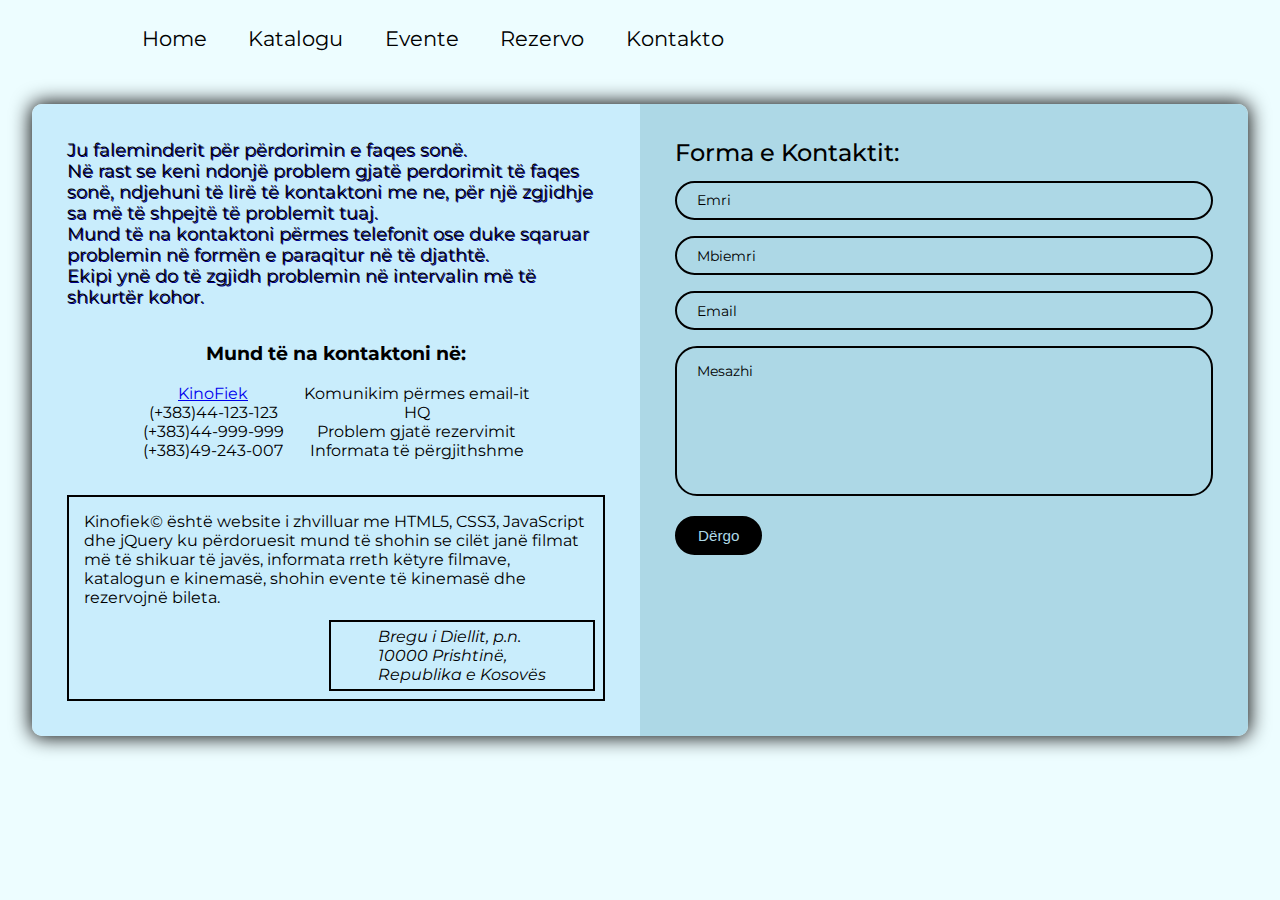
<file: movie2/kontakti.html>
<!DOCTYPE html>
<html lang="en">
  <head>
    <meta charset="UTF-8" />
    <link rel="stylesheet" href="./styles/kontakti.css" />
    <link
      href="https://fonts.googleapis.com/css2?family=Montserrat&display=swap"
      rel="stylesheet"
    />
    <meta name="viewport" content="width=device-width, initial-scale=1.0" />
    <title>Kontakti</title>
  </head>
  <body>
    <nav>
      <ul class="navBar">
        <li><a href="./index.html">Home</a></li>
        <li><a href="./katalogu.html">Katalogu</a></li>
        <li><a href="./events.html">Evente</a></li>
        <li><a href="./Rezervo.html">Rezervo</a></li>
        <li><a href="#">Kontakto</a></li>
      </ul>
    </nav>
    <div class="container">
      <div class="form">
        <div class="contact-info">
          <div class="info-container">
            <div class="palidhje">
              <article>
                <p>
                  Ju faleminderit për përdorimin e faqes sonë. <br />
                  Në rast se keni ndonjë problem gjatë perdorimit të faqes sonë,
                  ndjehuni të lirë të kontaktoni me ne, për një zgjidhje sa më
                  të shpejtë të problemit tuaj.
                  <br />
                  Mund të na kontaktoni përmes telefonit ose duke sqaruar
                  problemin në formën e paraqitur në të djathtë. <br />
                  Ekipi ynë do të zgjidh problemin në intervalin më të shkurtër
                  kohor.
                </p>
              </article>
            </div>

            <div class="numrat">
              <h3>Mund të na kontaktoni në:</h3>
              <br />

              <div class="tedhenat">
                <a href="mailto:kinofiek@gmail.com">KinoFiek</a>
                <p>Komunikim përmes email-it</p>
                <p>(+383)44-123-123</p>
                <p>HQ</p>
                <p>(+383)44-999-999</p>
                <p>Problem gjatë rezervimit</p>
                <p>(+383)49-243-007</p>
                <p>Informata të përgjithshme</p>
              </div>
            </div>

            <div class="teksti">
              <div class="pershkrimi">
              <article>
                <p>
                  
                  Kinofiek&copy; është website i zhvilluar me HTML5, CSS3,
                  JavaScript dhe jQuery ku përdoruesit mund të shohin se cilët
                  janë filmat më të shikuar të javës, informata rreth
                  k&#235;tyre filmave, katalogun e kinemas&#x000EB;, shohin
                  evente t&euml; kinemasë dhe rezervojnë bileta.
                </p>
                </article>
              </div>

              <div class="lokacioni">
                <address>
                  <p>
                    Bregu i Diellit, p.n.<br />
                    10000 Prishtinë, <br />
                    Republika e Kosovës
                  </p>
                </address>
              </div>
            </div>
          </div>
        </div>
        <div class="contact-form">
          <form >
            <h3 class="titull">Forma e Kontaktit:</h3>
            <div class="input-container">
              <input type="text" name="emri" class="input" autocomplete="off" required/>
              <label for="">Emri</label>
              <span>Emri</span>
            </div>
            <div class="input-container">
              <input  type="text" name="mbiemri" class="input" required />
              
              <label for="">Mbiemri</label>
              <span>Mbiemri</span>
            </div>
            <div class="input-container">
              <input type="email" name="email" class="input" required />
              <keygen name="artin">
                
              <label for="">Email</label>
              <span>Email</span>
            </div>
            <div class="input-container textarea">
              <textarea name="message" class="input" required></textarea>
              <label for="">Mesazhi</label>
              <span>Mesazhi</span>
            </div>
            <input id="dergoBtn" type="submit" value="Dërgo" class="btn" />
          </form>
          <output> </output>
      
        </div>
      </div>
    </div>
    <script src="https://ajax.googleapis.com/ajax/libs/jquery/3.5.1/jquery.min.js"></script>
    <script src="./scripts/kontakti.js"></script>
    <script>
      $('#dergoBtn').click(() => {
        if (
          $('input[type=text][name=emri').val() == '' ||
          $('input[type=text][name=mbiemri').val() == '' 
         
          ) { event.preventDefault();
        } else {
          alert(
            'Rrofsh sa malet o ' +
              $('input[type=text][name=emri').val() +
              " "+
              $('input[type=text][name=mbiemri').val()
          );
        }
      });
    </script>
  </body>
</html>
</file>
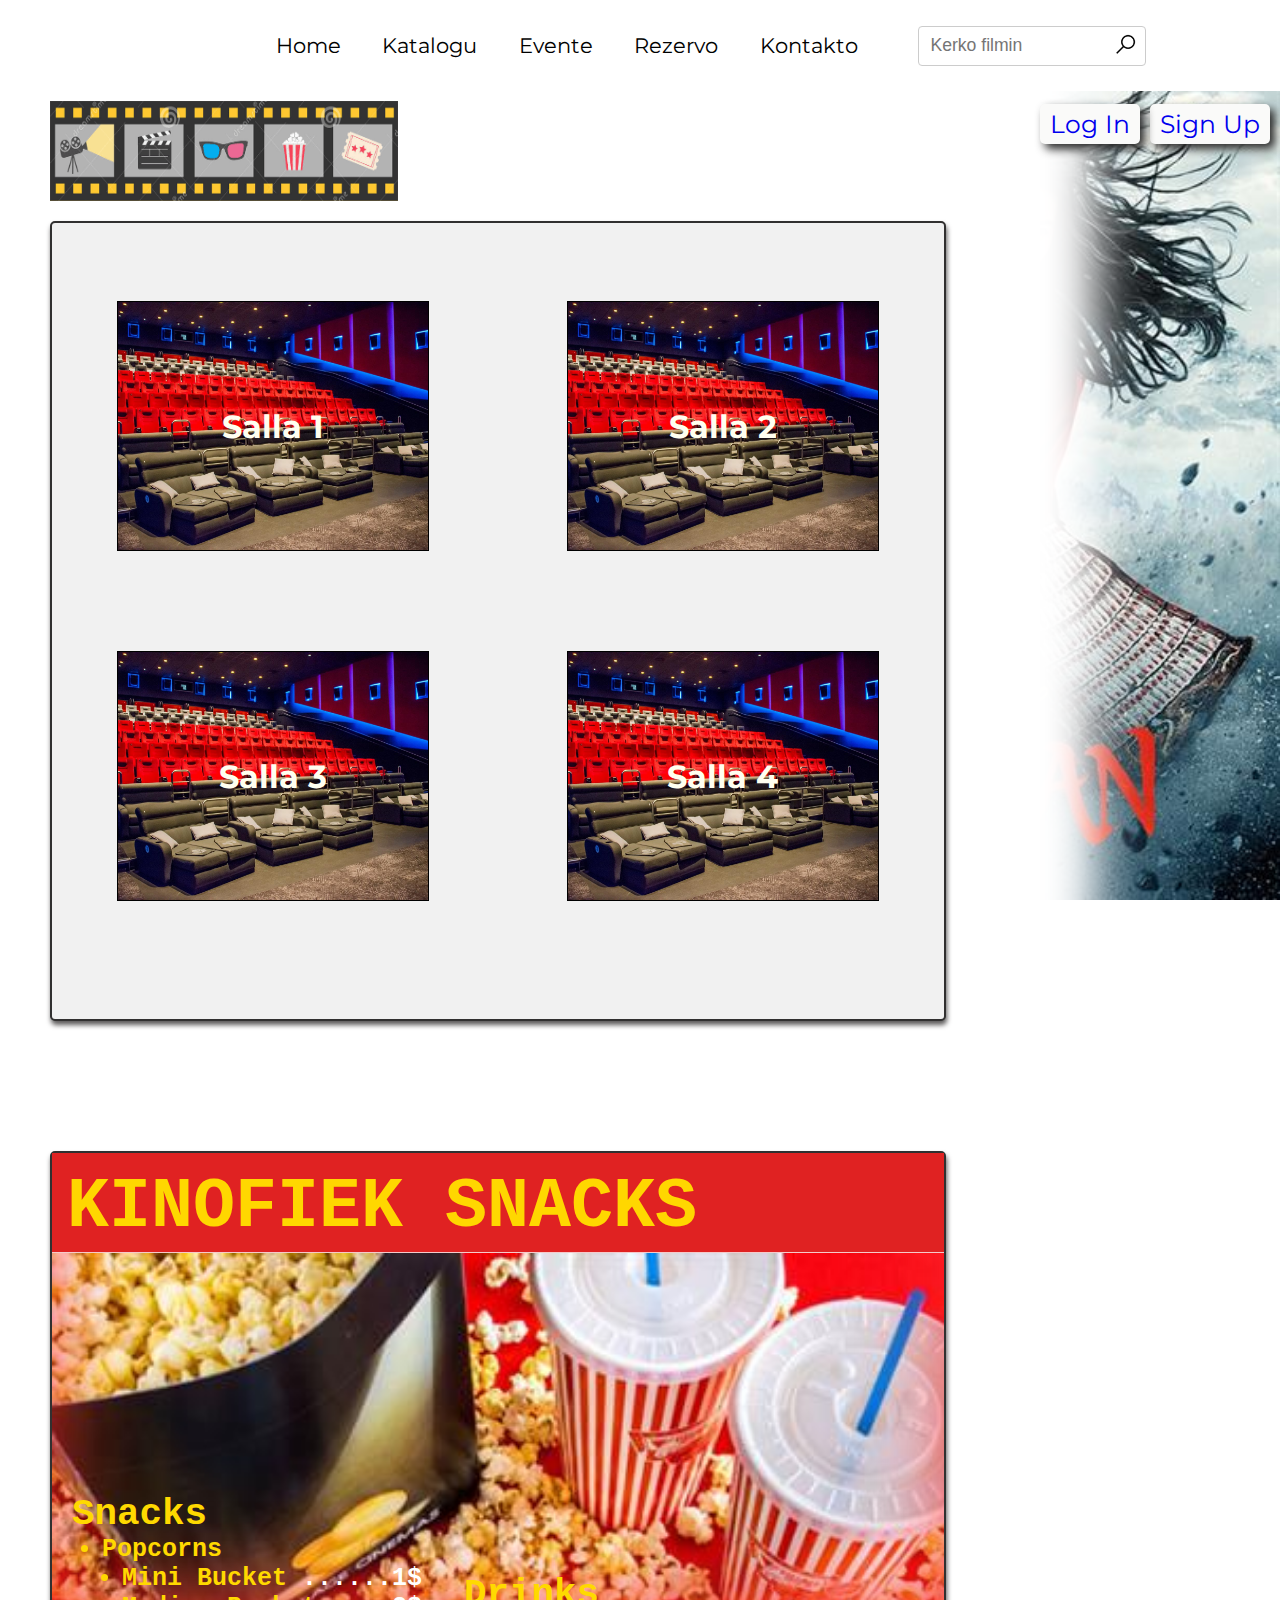
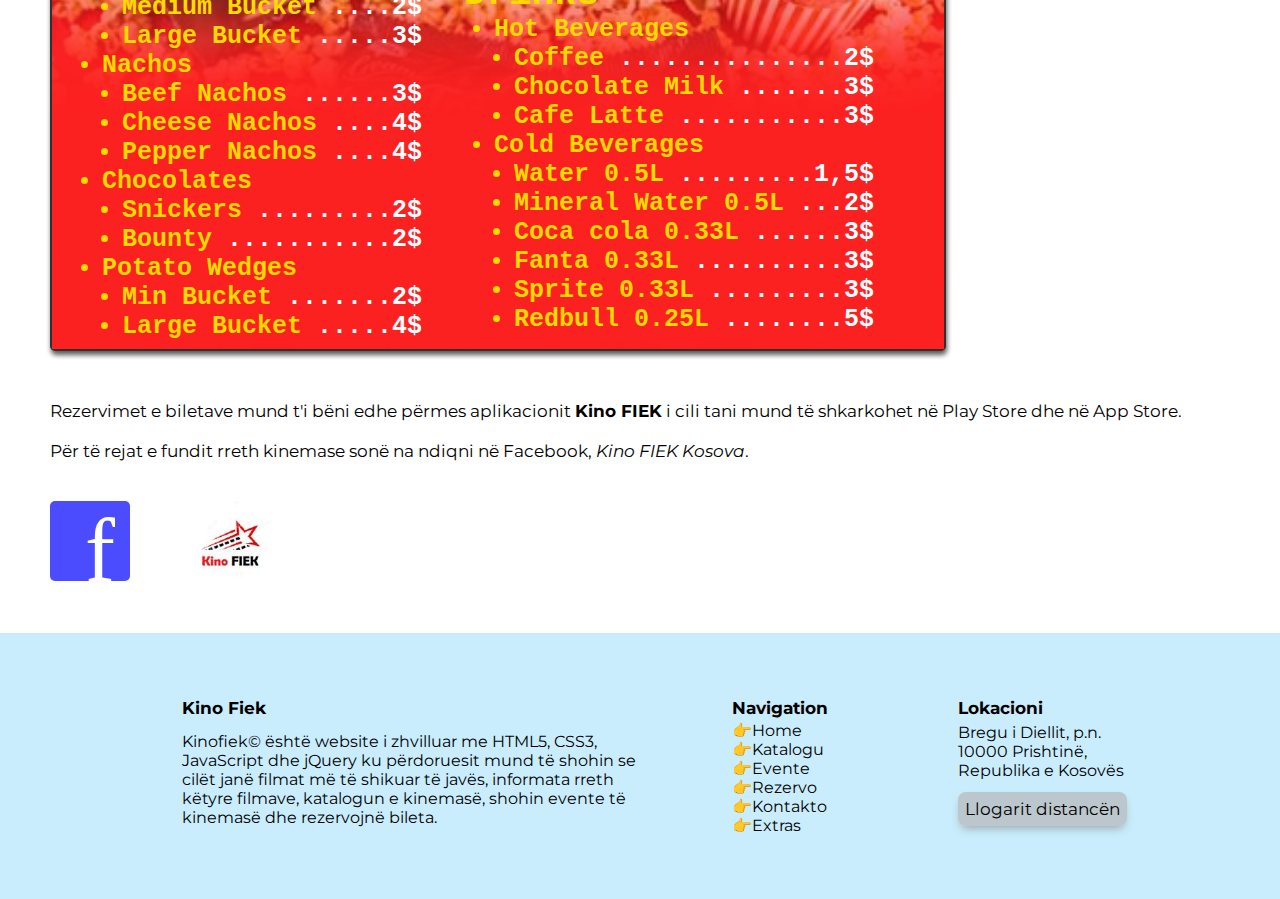
<file: movie2/Rezervo.html>
<!DOCTYPE html>
<html lang="en">
  <head>
    <link
      href="https://fonts.googleapis.com/css2?family=Montserrat&display=swap"
      rel="stylesheet"
    />

    <link rel="stylesheet" href="./styles/rezervo.css" />
    <meta charset="UTF-8" />
    <meta
      name="description"
      content="Online cinema catalog and ticket ordering website"
    />
    <title>Kino FIEK</title>
    <style>
      body {
        /* background image*/

        background-image: url('./images/movies/p_mulan2020_20204_b005decc.jpg');
        background-repeat: no-repeat;
        background-attachment: fixed;
        background-position: right;
        height: 100%;
        box-shadow: inset 1100px 50px 50px #fff;
        background-size: contain;
      }
    </style>

    <nav>
      <ul class="navBar">
        <li><a href="./index.html">Home</a></li>
        <li><a href="./katalogu.html">Katalogu</a></li>
        <li><a href="./events.html">Evente</a></li>
        <li><a href="./rezervo.html">Rezervo</a></li>
        <li><a href="./kontakti.html">Kontakto</a></li>
      </ul>
      <div class="searchIcon">
        <input
          class="searchBar"
          type="text"
          name="Kerko"
          placeholder="Kerko filmin"
        />
      </div>
    </nav>
  </head>

  <body>
    <div class="LoginNav">
      <a href="#" class="button" id="sign-button">Sign Up</a>
      <a href="#" class="button" id="log-button">Log In</a>
    </div>

    <!-- cinema ribbon dragable -->
    <div style="width: 80%; float: left; height: 200px">
      <div id="div1" ondrop="drop(event)" ondragover="allowDrop(event)">
        <img
          src="./images/ribbon.png"
          alt="cinema ribbon image"
          style="width: 85%; height: 100px; margin-left: 50px"
          draggable="true"
          ondragstart="drag(event)"
          id="drag1"
        />
      </div>
      <div id="div2" ondrop="drop(event)" ondragover="allowDrop(event)"></div>
    </div>

    <div class="myFrame">
      <div
        class="Hall1 HallPic container4"
        onclick="location.href='#';"
        style="cursor: pointer"
        id="hall1"
      >
        <h1>Salla 1</h1>
      </div>

      <div
        class="Hall2 HallPic container4"
        onclick="location.href='#';"
        style="cursor: pointer"
        id="hall2"
      >
        <h1>Salla 2</h1>
      </div>

      <div
        class="Hall3 HallPic container4"
        onclick="location.href='#';"
        style="cursor: pointer"
        id="hall3"
      >
        <h1>Salla 3</h1>
      </div>
      <div
        class="Hall4 HallPic container4"
        onclick="location.href='#';"
        style="cursor: pointer"
        id="hall4"
      >
        <h1>Salla 4</h1>
      </div>
    </div>
    <!-- Log in box  -->
    <div class="bg-modal">
      <div class="modal-content">
        <div class="close">+</div>

        <img
          src="./images/userIcon.png"
          alt="User Icon"
          style="width: 90px; height: 90px; border-radius: 50%"
        />
        <div id="error2"></div>
        <form>
          <label>Username :</label>
          <input type="text" id="log-username" placeholder=" Username" />
          <label>Password : </label>
          <input
            type="password"
            id="log-password"
            placeholder=" Password"
          /><br />

          <a href="#" class="submit-button" id="log-submit">Submit</a>
          <p class="form--text" style="margin-top: 30px">
            <a href="#" id="create-button"
              >Don't have an account? Create account.</a
            >
          </p>
        </form>
      </div>
    </div>

    <!-- Sign up box -->
    <div class="bg-modal2">
      <div class="modal-content2">
        <div class="close2">+</div>

        <img
          src="./images/userIcon.png"
          alt="User Icon"
          style="width: 90px; height: 90px; border-radius: 50%"
        />

        <form>
          <div id="error"></div>
          <label>Emri : </label>
          <input type="text" id="emri" placeholder="Name" />
          <label>Mbiemri : </label>
          <input type="text" id="mbiemri" placeholder="Lastname" />
          <label>Email : </label>
          <input type="email" id="email" placeholder="Email" />
          <label>Username : </label>
          <input type="text" id="username" placeholder=" Username" />
          <label>Password : </label>
          <input type="password" id="password" placeholder=" Password" />
          <label>Confirm password : </label>
          <input
            type="password"
            id="password2"
            placeholder=" Confirm Password"
          /><br /><br />

          <a href="#" class="submit-button" id="sign-submit">Submit</a>
        </form>
      </div>
    </div>

    <!-- Hall 1 -->
    <div class="hall1-modal">
      <div class="hall-content">
        <h1>Salla 1</h1>
        <div class="closehall1">+</div>
        <div class="hall-view hall1-img"></div>
        <div class="specifics">
          <h2>Specifikat e salles</h2>
          <ul>
            <li>Kapaciteti: 120 ulese.</li>
            <li>Madhesia Ekranit: 140inch.</li>
            <li>Lokacioni : Kati 1.</li>
            <li>Qmimi i biletes: 5$.</li>
            <li>Numri i filmave: 3-5 ne dite.</li>
            <li>Formati i shfaqjes: 2D.</li>
          </ul>
        </div>
        <div class="rezervimi">
          <div class="rezervo">
            <div class="rezervo-orar"><b>Orari : </b></div>
            <div class="rezervo-head"><b>Rezervo bileten :</b></div>
          </div>
          <div class="orari-rezervo">
            <div class="orari">
              <table>
                <tr>
                  <th>Koha</th>
                  <th>Filmi</th>
                </tr>
                <tr>
                  <td>12:00</td>
                  <td>Mulan (2020 film)</td>
                </tr>
                <tr style="background-color: rgb(235, 193, 235)">
                  <td>16:00</td>
                  <td>Wonder Woman 1984</td>
                </tr>
                <tr>
                  <td>21:00</td>
                  <td>Tenet (2020 film)</td>
                </tr>
              </table>
            </div>
            <div class="rezervimet">
              <form>
                <div id="error-s1"></div>
                <input type="text" placeholder=" Username" id="s1user" />
                <input type="password" placeholder=" Password" id="s1pass" />
                <input
                  type="number"
                  placeholder="Numri i biletave"
                  min="1"
                  max="120"
                  id="s1nr"
                />
                <input type="number" placeholder="Rreshti" min="1" max="12" />
                <input list="filmat" placeholder="Filmi" id="s1film" />
                <datalist id="filmat">
                  <option>Mulan (2020 film)</option>
                  <option>Wonder Woman 1984</option>
                  <option>Tenet (2020 film)</option>
                </datalist>
                <input
                  type="text"
                  placeholder="Nr. Xhirollogarise"
                  id="s1bank"
                />
              </form>
              <a href="#" class="submit-button" id="submit-s1">Submit</a>
            </div>
          </div>
        </div>
      </div>
    </div>

    <!-- Hall 2 -->
    <div class="hall2-modal">
      <div class="hall-content">
        <h1>Salla 2</h1>
        <div class="closehall2">+</div>
        <div class="hall-view hall2-img"></div>
        <div class="specifics">
          <h2>Specifikat e salles</h2>
          <ul>
            <li>Kapaciteti: 100 ulese.</li>
            <li>Madhesia Ekranit: 140inch.</li>
            <li>Lokacioni : Kati 1.</li>
            <li>Qmimi i biletes: 5$.</li>
            <li>Numri i filmave: 3-4 ne dite.</li>
            <li>Formati i shfaqjes: 2D.</li>
          </ul>
        </div>
        <div class="rezervimi">
          <div class="rezervo">
            <div class="rezervo-orar"><b>Orari : </b></div>
            <div class="rezervo-head"><b>Rezervo bileten :</b></div>
          </div>
          <div class="orari-rezervo">
            <div class="orari">
              <table>
                <tr>
                  <th>Koha</th>
                  <th>Filmi</th>
                </tr>
                <tr>
                  <td>11:00</td>
                  <td>Greenland (2020 film)</td>
                </tr>
                <tr>
                  <td>14:00</td>
                  <td>Wonder woman 1984</td>
                </tr>
                <tr>
                  <td>19:00</td>
                  <td>Arthur & Merlin (2015 film)</td>
                </tr>
              </table>
            </div>
            <div class="rezervimet">
              <form>
                <div id="error-s2"></div>
                <input type="text" placeholder=" Username" id="s2user" />
                <input type="password" placeholder=" Password" id="s2pass" />
                <input
                  type="number"
                  placeholder="Numri i biletave"
                  min="1"
                  max="100"
                  id="s2nr"
                />
                <input type="number" placeholder="Rreshti" min="1" max="10" />
                <input list="filmat2" placeholder="Filmi" id="s2film" />
                <datalist id="filmat2">
                  <option>Wonder woman 1984</option>
                  <option>Arthur & Merlin (2015 film)</option>
                  <option>Greenland (2020 film)</option>
                </datalist>
                <input
                  type="text"
                  placeholder="Nr. Xhirollogarise"
                  id="s2bank"
                />
              </form>
              <a href="#" class="submit-button" id="submit-s2">Submit</a>
            </div>
          </div>
        </div>
      </div>
    </div>

    <!-- Hall 3 -->
    <div class="hall3-modal">
      <div class="hall-content">
        <h1>Salla 3</h1>
        <div class="closehall3">+</div>
        <div class="hall-view hall3-img"></div>
        <div class="specifics">
          <h2>Specifikat e salles</h2>
          <ul>
            <li>Kapaciteti: 140 ulese.</li>
            <li>Madhesia Ekranit: 155inch.</li>
            <li>Lokacioni : Kati 2.</li>
            <li>Qmimi i biletes: 8$.</li>
            <li>Numri i filmave: 3-4 ne dite.</li>
            <li>Formati i shfaqjes: 2D dhe 3D.</li>
          </ul>
        </div>
        <div class="rezervimi">
          <div class="rezervo">
            <div class="rezervo-orar"><b>Orari : </b></div>
            <div class="rezervo-head"><b>Rezervo bileten :</b></div>
          </div>
          <div class="orari-rezervo">
            <div class="orari">
              <table>
                <tr>
                  <th>Koha</th>
                  <th>Filmi</th>
                </tr>
                <tr>
                  <td>13:45</td>
                  <td>Fatman (2020 film)</td>
                </tr>
                <tr>
                  <td>17:00</td>
                  <td>Last Christmas</td>
                </tr>
                <tr>
                  <td>21:30</td>
                  <td>Possessor (2020 film)</td>
                </tr>
              </table>
            </div>
            <div class="rezervimet">
              <form>
                <div id="error-s3"></div>
                <input type="text" placeholder=" Username" id="s3user" />
                <input type="password" placeholder=" Password" id="s3pass" />
                <input
                  type="number"
                  placeholder="Numri i biletave"
                  min="1"
                  max="140"
                  id="s3nr"
                />
                <input type="number" placeholder="Rreshti" min="1" max="12" />
                <input list="filmat3" placeholder="Filmi" id="s3film" />
                <datalist id="filmat3">
                  <option>Fatman (2020 film)</option>
                  <option>Last Christmas</option>
                  <option>Possessor (2020 film)</option>
                </datalist>
                <input
                  type="text"
                  placeholder="Nr. Xhirollogarise"
                  id="s3bank"
                />
              </form>
              <a href="#" class="submit-button" id="submit-s3">Submit</a>
            </div>
          </div>
        </div>
      </div>
    </div>

    <!-- Hall 4 -->
    <div class="hall4-modal">
      <div class="hall-content">
        <h1>Salla 4</h1>
        <div class="closehall4">+</div>
        <div class="hall-view hall4-img"></div>
        <div class="specifics">
          <h2>Specifikat e salles</h2>
          <ul>
            <li>Kapaciteti: 150 ulese.</li>
            <li>Madhesia Ekranit: 160inch.</li>
            <li>Lokacioni : Kati 3.</li>
            <li>Qmimi i biletes: 7$.</li>
            <li>Numri i filmave: 2-3 ne dite.</li>
            <li>Formati i shfaqjes: 2D dhe 3D.</li>
          </ul>
        </div>
        <div class="rezervimi">
          <div class="rezervo">
            <div class="rezervo-orar"><b>Orari : </b></div>
            <div class="rezervo-head"><b>Rezervo bileten :</b></div>
          </div>
          <div class="orari-rezervo">
            <div class="orari">
              <table>
                <tr>
                  <th>Koha</th>
                  <th>Filmi</th>
                </tr>
                <tr>
                  <td>15:00</td>
                  <td>Scoob! 3D (2020 film)</td>
                </tr>
                <tr>
                  <td>19:00</td>
                  <td>Bloodshot (2020 film)</td>
                </tr>
              </table>
            </div>
            <div class="rezervimet">
              <form>
                <div id="error-s4"></div>
                <input type="text" placeholder=" Username" id="s4user" />
                <input type="password" placeholder=" Password" id="s4pass" />
                <input
                  type="number"
                  placeholder="Numri i biletave"
                  min="1"
                  max="150"
                  id="s4nr"
                />
                <input type="number" placeholder="Rreshti" min="1" max="13" />
                <input list="filmat4" placeholder="Filmi" id="s4film" />
                <datalist id="filmat4">
                  <option>Bloodshot (2020 film)</option>
                  <option>Scoob! 3D (2020 film)</option>
                </datalist>
                <input
                  type="text"
                  placeholder="Nr. Xhirollogarise"
                  id="s4bank"
                />
              </form>
              <a href="#" class="submit-button" id="submit-s4">Submit</a>
            </div>
          </div>
        </div>
      </div>
    </div>

    <!-- Menu box -->
    <div class="myFrame">
      <div class="menu-head">
        <h1>KINOFIEK SNACKS</h1>
      </div>
      <div class="menu food">
        <div class="food1">
          <h2>Snacks</h2>
          <ul>
            <li>
              Popcorns
              <ul style="padding-left: 20px">
                <li>Mini Bucket <b style="color: white">......1$</b></li>
                <li>Medium Bucket <b style="color: white">....2$</b></li>
                <li>Large Bucket <b style="color: white">.....3$</b></li>
              </ul>
            </li>
            <li>
              Nachos
              <ul style="padding-left: 20px">
                <li>Beef Nachos <b style="color: white">......3$</b></li>
                <li>Cheese Nachos <b style="color: white">....4$</b></li>
                <li>Pepper Nachos <b style="color: white">....4$</b></li>
              </ul>
            </li>
            <li>
              Chocolates
              <ul style="padding-left: 20px">
                <li>Snickers <b style="color: white">.........2$</b></li>
                <li>Bounty <b style="color: white">...........2$</b></li>
              </ul>
            </li>
            <li>
              Potato Wedges
              <ul style="padding-left: 20px">
                <li>Min Bucket <b style="color: white">.......2$</b></li>
                <li>Large Bucket <b style="color: white">.....4$</b></li>
              </ul>
            </li>
          </ul>
        </div>
        <div class="food2">
          <h2>Drinks</h2>
          <ul>
            <li>
              Hot Beverages
              <ul style="padding-left: 20px">
                <li>Coffee <b style="color: white">...............2$</b></li>
                <li>Chocolate Milk <b style="color: white">.......3$</b></li>
                <li>Cafe Latte <b style="color: white">...........3$</b></li>
              </ul>
            </li>
            <li>
              Cold Beverages
              <ul style="padding-left: 20px">
                <li>Water 0.5L <b style="color: white">.........1,5$</b></li>
                <li>Mineral Water 0.5L <b style="color: white">...2$</b></li>
                <li>Coca cola 0.33L <b style="color: white">......3$</b></li>
                <li>Fanta 0.33L <b style="color: white">..........3$</b></li>
                <li>Sprite 0.33L <b style="color: white">.........3$</b></li>
                <li>Redbull 0.25L <b style="color: white">........5$</b></li>
              </ul>
            </li>
          </ul>
        </div>
      </div>
    </div>

    <div class="media-info">
      <p>
        Rezervimet e biletave mund t'i bëni edhe përmes aplikacionit
        <b>Kino FIEK</b> i cili tani mund të shkarkohet në Play Store dhe në App
        Store.
      </p>
      <br />
      <p>
        Për të rejat e fundit rreth kinemase sonë na ndiqni në Facebook,
        <i>Kino FIEK Kosova</i>.
      </p>
    </div>

    <!-- Facebook and Kinoapp logo -->
    <svg width="180" height="110">
      <rect
        x="50"
        y="20"
        rx="5"
        ry="5"
        width="80"
        height="80"
        style="fill: blue; opacity: 0.7"
      />
      <text fill="white" font-size="90" font-family="Verdana" x="85" y="99.6">
        f
      </text>
      Sorry, your browser does not support inline SVG.
    </svg>

    <svg width="100" height="100">
      <defs>
        <clippath id="myCircle">
          <circle cx="50" cy="50" r="40" />
        </clippath>
      </defs>
      <image
        width="100%"
        height="100%"
        xlink:href="./images/kino-logo.jpg"
        clip-path="url(#myCircle) "
        stroke="green"
        stroke-width="4"
        fill="yellow"
      />
    </svg>

    <footer>
      <div class="grid-container">
        <div class="footer-desc">
          <div class="footer-title">
            <h5>Kino Fiek</h5>
          </div>
          <p>
            Kinofiek&copy; është website i zhvilluar me HTML5, CSS3, JavaScript
            dhe jQuery ku përdoruesit mund të shohin se cilët janë filmat më të
            shikuar të javës, informata rreth k&#235;tyre filmave, katalogun e
            kinemas&#x000EB;, shohin evente t&euml; kinemasë dhe rezervojnë
            bileta.
          </p>
        </div>

        <div class="footer-nav">
          <div class="footer-title">
            <h5>Navigation</h5>
          </div>
          <ul>
            <li><a href="./index.html">Home</a></li>
            <li><a href="./katalogu.html">Katalogu</a></li>
            <li><a href="./events.html">Evente</a></li>
            <li><a href="./rezervo.html">Rezervo</a></li>
            <li><a href="./kontakti.html">Kontakto</a></li>
            <li><a href="./extras.html">Extras</a></li>
          </ul>
        </div>

        <div class="cinema">
          <div class="footer-title">
            <h5>Lokacioni</h5>
          </div>
          <p>
            Bregu i Diellit, p.n. <br />
            10000 Prishtinë,<br />
            Republika e Kosovës
          </p>
          <br />
          <a onclick="calculate()" id="distance-btn"> Llogarit distancën </a>
        </div>
      </div>
    </footer>

    <!-- Scripts -->
    <script src="scripts/Confirmation&Validation.js"></script>
    <script src="scripts/Forms-popups.js"></script>
    <script src="scripts/location.js"></script>
    <script src="scripts/drop&drag.js"></script>
  </body>
</html>
</file>
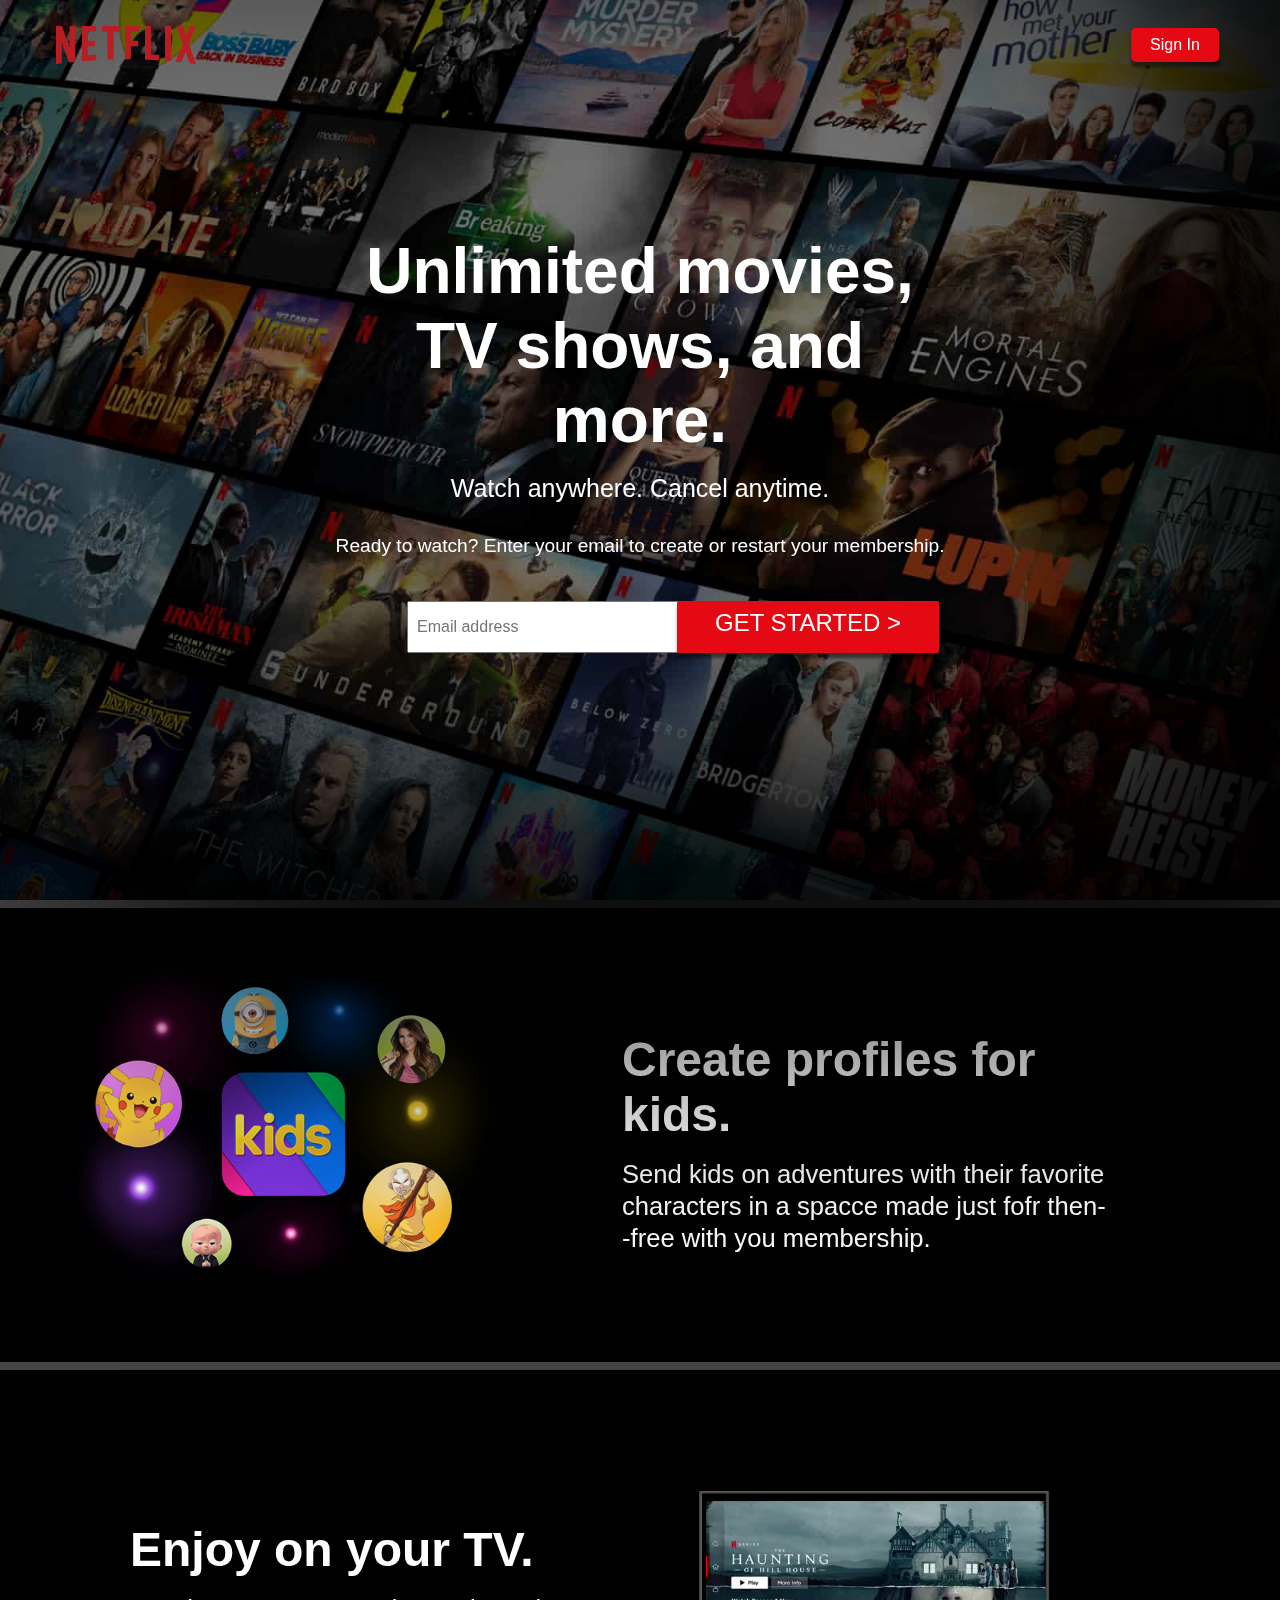
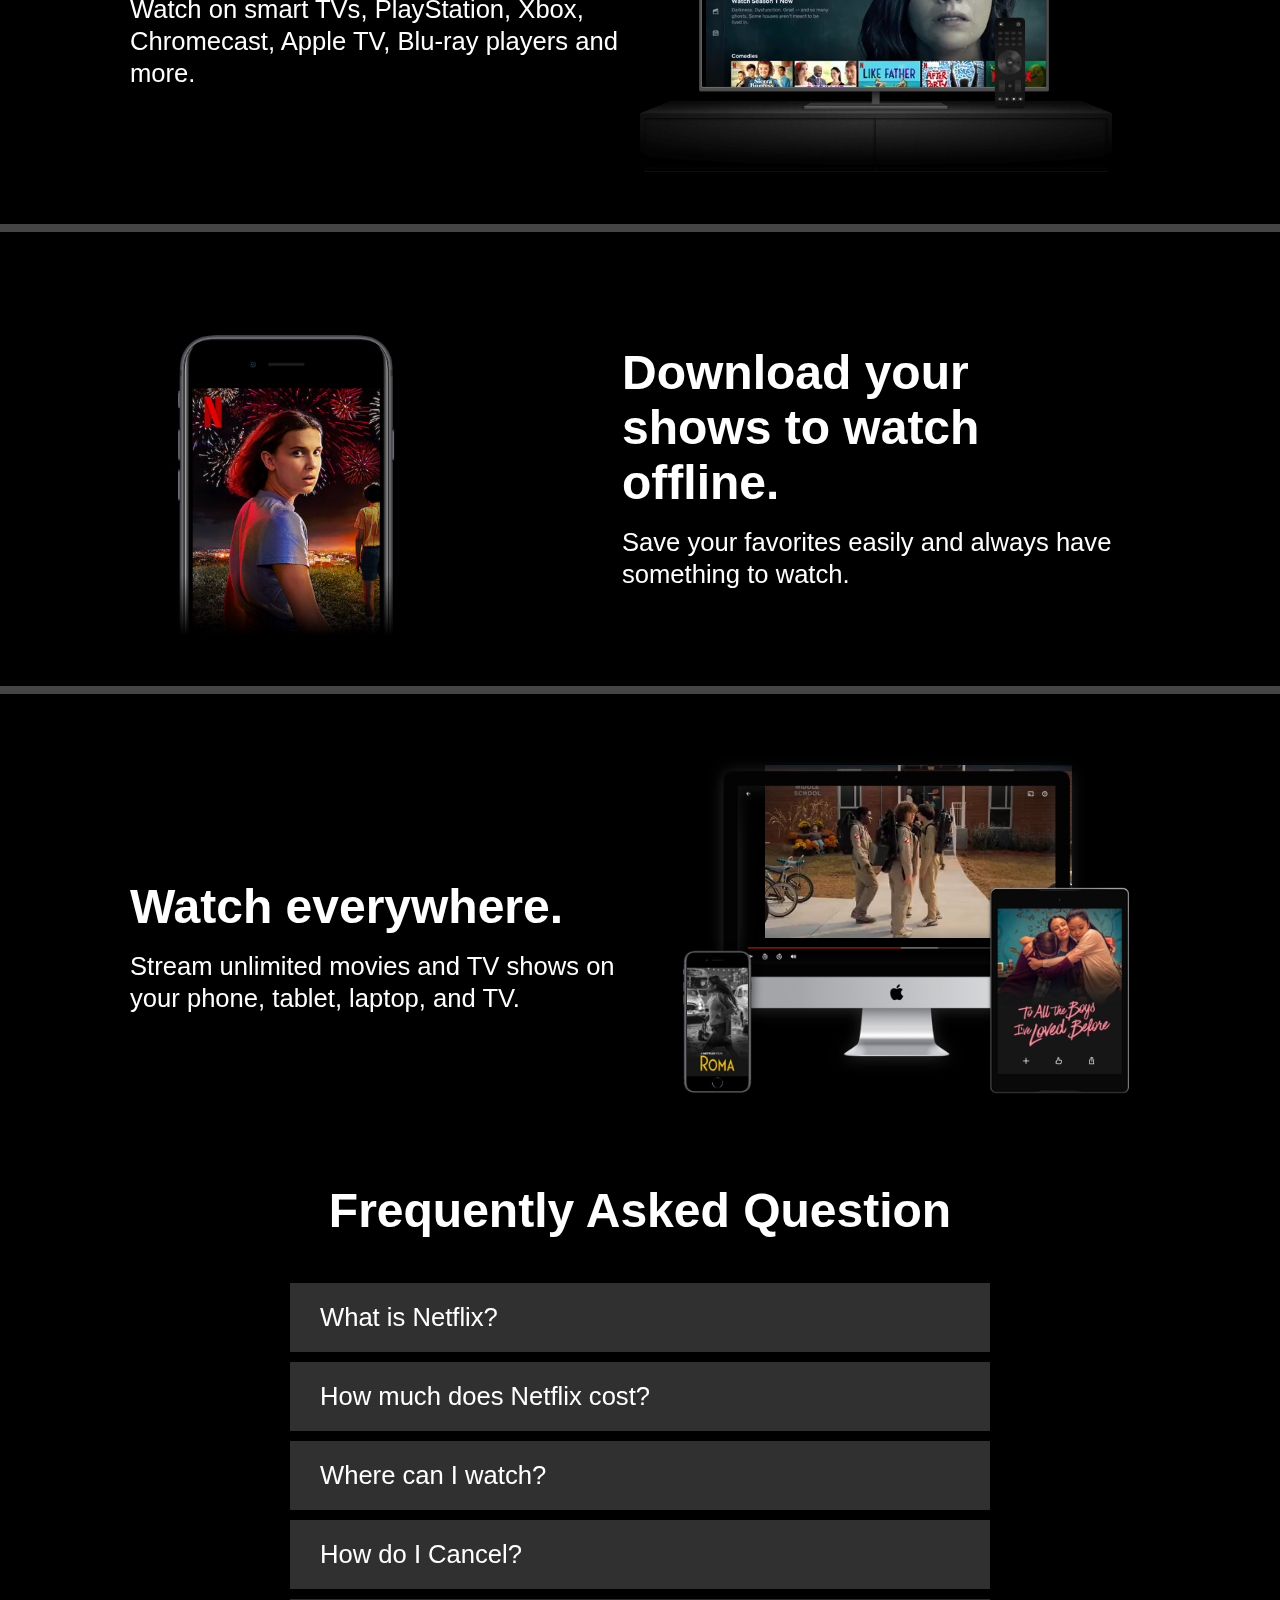
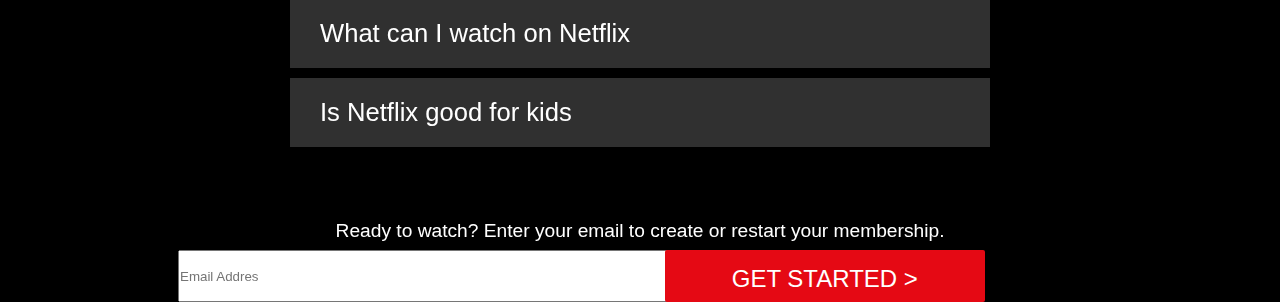
<file: Netflix/seconPage.html>
<!DOCTYPE html>
<html lang="en">
<head>
    <meta charset="UTF-8" />
    <meta name="viewport" content="width=device-width, initial-scale=1.0" />
    <link rel="stylesheet" href="netflix.css" />
    <title>Netflix</title>
        
</head>
<body>
    <header class="showcase">
        <div class="showcase-top">
            <img src="logo.png" alt="Netflix Logo">
            <a href="#" class="btn btn-rounded">Sign In</a>
        </div>
        <div class="showcase-content">
            <h1>Unlimited movies, TV shows, and more.</h1>
            <h3>Watch anywhere. Cancel anytime.</h3>
            <p>Ready to watch? Enter your email to create or restart your membership.</p>
            <input type="email" name="email" id="mail" placeholder="Email address">
            <a href="#" class="btn btn-lg">GET STARTED ></a>
        </div>
    </header>

    <section class="style-cards">
        <div class="card-0">
            <img src="2.jpg" alt="Netflix Mobile">
            <div class="desc-0">
                <h1>Create profiles for kids.</h1>
                <h3>Send kids on adventures with their favorite characters in a spacce 
                    made just fofr then--free with you membership.</h3>
            </div>
        </div>
        <div class="card-1">
            <div class="desc-1">
                <h1>Enjoy on your TV.</h1>
                <h3>Watch on smart TVs, PlayStation, Xbox, Chromecast, Apple TV, Blu-ray players and more.</h3>
            </div>
            <img src="tv.png" alt="Netflix TV">
            <video class="video-1" autoplay="" playsinline="" muted="" loop=""><source src="1.m4v" type="video/mp4"></video>
        </div>
        <div class="card-2">
            <img src="3.jpg" alt="Netflix Mobile">
            <div class="desc-2">
                <h1>Download your shows to watch offline.</h1>
                <h3>Save your favorites easily and always have something to watch.</h3>
            </div>
        </div>
        <div class="card-3">
            <div class="desc-3">
                <h1>Watch everywhere.</h1>
                <h3>Stream unlimited movies and TV shows on your phone, tablet, laptop, and TV.</h3>
            </div>
            <img src="4.png" alt="Device-Pile-In">
            <video class="video-2"  autoplay="" playsinline="" muted="" loop=""><source src="2.m4v" type="video/mp4"></video>
        </div>
    </section>

        <section class="lastsec">
            <div class="faq">
                <h1>Frequently Asked Question</h1>
                <ul class="question">
                    <li>What is Netflix?</li>
                    <li>How much does Netflix cost?</li>
                    <li>Where can I watch?</li>
                    <li>How do I Cancel?</li>
                    <li>What can I watch on Netflix</li>
                    <li>Is Netflix good for kids</li>
                </ul>
                <p>Ready to watch? Enter your email to create or restart your membership.</p>
                <div class="input">
                    <input type="email" name="email" placeholder="Email Addres">
                    <a href="#" class="btn-rounded"><button>GET STARTED ></button></a>
                </div>
            </div>
        </section>

        
               
    </body>
</html
</file>
<file: movie2/styles/kontakti.css>
*{
    margin: 0px;
    padding: 0px;
    box-sizing: border-box;
    
}
body {
    font-family: "Montserrat", sans-serif;
    background-color:#edfdff;
    
    
  }
  
  nav {
    padding-top: 2%;
    display: flex;
    
    
    min-height: 8vh;
  }
  
  .navBar {
    display: flex;
    justify-content: space-around;
    font-size: 1.3em;
    margin-left: 100px;
    color: var(--text-color);
  }
  
  .navBar li {
    list-style-type: none;
    margin-left: 10%;
  }
  
  .navBar a {
    text-decoration: none;
    color: var(--text-color);
  }
  .container{
      position: relative;
      width: 100%;
      padding: 2rem;
      overflow: hidden;
      display: flex;
      align-items: center;
      justify-content: center;
      max-height: 800px;
      
  }
  form{
      padding: 2.3rem  2.2rem;
      z-index: 10;
      overflow: hidden;
      position: relative;
  }
  .form{
      width: 100%;
     border-radius: 10px;
      box-shadow: 0 0 20px 1px;
      z-index: 1000;
      overflow: hidden;
      display: grid;
      grid-template-columns: repeat(2,1fr);
      
}
.contact-info{
    background-color: #c9edfc;
    display: grid;
    grid-template-columns: auto;
    grid-row-gap: 30px
    
    }
.contact-form{
 background-color: lightblue;
}
.titull{
    color: black;
    font-weight: 500;
    font-size: 1.5rem;
    line-height: 1;
    margin-bottom: 0.7rem;
}
.input-container{
    position: relative;
    margin: 1rem 0;
}

.input{
    width: 100%;
    outline: none;
    border: 2px solid black;
    background: none;
    padding: 0.6rem 1.2rem;
    font-weight: 500;
    font-size: 0.9rem;
    letter-spacing: 0.5px;
    border-radius: 25px;
    transition: 0.3s;
}
textarea.input{
    padding: 0.8rem 1.2rem;
    min-height: 150px;
    border-radius: 22px;
    resize: none;
    overflow-y: auto;
}
.input-container label{
    position: absolute;
    top: 50%;
    left: 15px;
    transform: translateY(-50%);
    padding: 0 0.4rem;
    color: black;
    font-size: 0.9rem;
    font-weight: 400;
    pointer-events: none;
    z-index: 1000;
    transition: 0.5s;
}
.input-container.textarea label{
top: 1rem;
transform: translateY(0);
}
.btn{
    padding: 0.6rem 1.3rem;
    background-color: black;
    border: 2px solid black;
    font-size: 0.95rem;
    color:lightblue;
    line-height: 1;
    border-radius: 25px;
    outline: none;
    cursor: pointer;
    transition: 0.3s;
    margin: 0;
}
.btn:hover{
    background-color: transparent;
    color:black;
}
.input-container span{
    position: absolute;
    top: 0;
    left: 25px;
    transform: translateY(-50%);
    font-size: 0.8rem;
    padding: 0 0.4rem;
    color: transparent;
    pointer-events: none;
    z-index: 500;
    
}
.input-container span::before,
.input-container span::after{
    content: "";
    position: absolute;
    width: 10%;
    height: 5px;
    background-color: lightblue;
    opacity: 0;
    transition: 0.3s;
    top: 50%;
    transform: translateY(-50%);
}
.input-container span::before{
    left: 50%;
}
.input-container span::after{
    right:50%;
}
.input-container.focus label{
    top: 0;
    transform: translateY(-50%);
    left: 25px;
    font-size: 0.8rem;
}
.input-container.focus span::before,
.input-container.focus span::after{
    width: 50%;
    opacity: 1;
}
.teksti {
    position: relative;
    padding: 15px;
    border: 2px solid black;
    
    margin: 35px;
    
}
.lokacioni{
    display: grid;
    grid-template-columns: auto auto;
    margin-top: 20px;
    margin-left: 50%;
    justify-content: center;
    align-items: center;
    outline: 2px solid black;
    outline-offset: 5px;
}
.numrat{
    margin: 35px;
    justify-content: center;
    text-align: center;
    
    
    
}
.tedhenat{
    display: grid;
    grid-template-columns: auto auto;
    grid-column-gap: 20px;
    text-align: center;
    justify-content: center;

}

.palidhje{
    margin: 35px;
    font-weight: 400;
    font-size: 1.1rem;
    text-shadow: 0.5px 0.5px darkblue;
    word-wrap: normal;
    
}
</file>
<file: movie2/styles/rezervo.css>
.myFrame {
    margin-top:130px;
    margin-left: 50px;
    height:800px;
    width:70%;
    border:2px solid rgb(49, 48, 48);
    box-shadow: 1px 4px 5px rgb(92, 90, 90);
    background-color: rgb(241, 241, 241);
    border-radius : 5px; 
    
  }

  .Hall1 {
    margin-top: 0px;
    margin-left: 65px;
    height:250px;
    width:35%;
    border:1px solid black;
    float: left;
   

  }
  .Hall2 {
    margin-top: 0px;
    margin-right: 65px;
    height:250px;
    width:35%;
    border:1px solid black;
    float: right;
    

  }
  .Hall3 {
    margin-top: 100px;
    margin-left: 65px;
    height:250px;
    width:35%;
    border:1px solid black;
    float: left;
    

  }
  .Hall4 {
    margin-top: 100px;
    margin-right: 65px;
    height:250px;
    width:35%;
    border:1px solid black;
    float: right;
    

  }
  
  .hall-view {
    margin-top: 20px;
    margin-left: 15px;
    height:320px;
    width:50%;
    border:1px solid black;
    border-radius: 4px;
    position: relative;
    float: left;
  }
  .hall1-img {
    background-image: url('../images/hall1.jpg');
    background-repeat: no-repeat;
    background-position: center;
    background-size: cover;

   
  }
  .hall2-img {
    background-image: url('../images/hall2.jpg');
    background-repeat: no-repeat;
    background-position: center;
    background-size: cover;

   
  }
  .hall3-img {
    background-image: url('../images/hall3.jpg');
    background-repeat: no-repeat;
    background-position: center;
    background-size: cover;

   
  }
  .hall4-img {
    background-image: url('../images/hall4.jpg');
    background-repeat: no-repeat;
    background-position: center;
    background-size: cover;

   
  }



  .HallPic {
    background-image: url('../images/sallax.jpg');
    background-repeat: no-repeat;
    background-position: center;
    background-size: cover;

   
  }
  .container4 {
    
    position: relative }

.container4 h1 {
    margin: 0;
    color:ivory;
    position: absolute;
    top: 50%;
    left: 50%;
    margin-right: -50%;
    transform: translate(-50%, -50%) }

    .Login {
      margin-left: 5px;
      margin-top: 1px;
    
      border:0px solid black;
    }

    .LoginNav{
      margin-top:10px;
    }

    .button{
      background-color: rgb(250, 250, 249);
      border:2px rgb(77, 76, 76);
      padding:5px 10px;
      text-align: center;
      font-size: 25px;
      float:right;
      text-decoration: none;
      margin-top: 3px;
      margin-right: 10px;
      border-radius: 5px;
      box-shadow: 5px 5px 10px rgb(41, 41, 41);
    }

    .button:hover {
      background: rgb(49, 49, 49);
      color: rgb(255, 255, 255);
    }
  
  

    input{
      width:50%;
      height:40px;
      display: block;
      margin:auto;
      padding:10px;
    }

    .close {
      font-size: 45px;
      position:absolute;
      top:0;
      right:14px;
      transform: rotate(45deg);
      cursor: pointer;
    }
    .close2 {
      font-size: 45px;
      position:absolute;
      top:0;
      right:14px;
      transform: rotate(45deg);
      cursor: pointer;
    }
    .closehall1 {
      font-size: 55px;
      position:absolute;
      top:0;
      right:14px;
      transform: rotate(45deg);
      cursor: pointer;
    }
    .closehall2 {
      font-size: 55px;
      position:absolute;
      top:0;
      right:14px;
      transform: rotate(45deg);
      cursor: pointer;
    }
    .closehall3 {
      font-size: 55px;
      position:absolute;
      top:0;
      right:14px;
      transform: rotate(45deg);
      cursor: pointer;
    }
    .closehall4 {
      font-size: 55px;
      position:absolute;
      top:0;
      right:14px;
      transform: rotate(45deg);
      cursor: pointer;
    }

    .bg-modal{
      width:100%;
      height:100%;
      background-color:rgba(0, 0,0, 0.6);       
      position:absolute;
      top:0;
      display: none;
      justify-content: center;
      align-items: center;
        }
        
        .hall1-modal{
          width:100%;
      height:100%;
      background-color:rgba(0, 0,0, 0.6);       
      position:absolute;
      top:0;
      display: none;
      justify-content: center;
      align-items: center;
 }
 .hall2-modal{
  width:100%;
height:100%;
background-color:rgba(0, 0,0, 0.6);       
position:absolute;
top:0;
display: none;
justify-content: center;
align-items: center;
}

.hall3-modal{
  width:100%;
height:100%;
background-color:rgba(0, 0,0, 0.6);       
position:absolute;
top:0;
display: none;
justify-content: center;
align-items: center;
}

.hall4-modal{
  width:100%;
height:100%;
background-color:rgba(0, 0,0, 0.6);       
position:absolute;
top:0;
display: none;
justify-content: center;
align-items: center;
}
 

        .hall-content{
          width:950px;
          height:700px;
          background-color: rgb(255, 253, 253);
          border-radius: 5px;
          text-align: center;
          padding:10px;
          position: relative;
          }





        .bg-modal2{
          width:100%;
          height:100%;
          background-color:rgba(0, 0,0, 0.6);     
          position:absolute;
          top:0;
          display: none;
          justify-content: center;
          align-items: center;
            }


    .modal-content{
      width:600px;
      height:400px;
      background-color: rgb(255, 253, 253);
      border-radius: 5px;
      text-align: center;
      padding:10px;
      position: relative;
    }
    .modal-content2{
      width:600px;
      height:600px;
      background-color: rgb(255, 253, 253);
      border-radius: 5px;
      text-align: center;
      padding:10px;
      position: relative;
    }
    

    .submit-button{
      
      background-color: rgb(37, 84, 146);
      border:2px rgb(37, 37, 37);
      color:white;
  
      padding:10px 20px;
      text-align: center;
      font-size: 20px;
      margin-top: 3px;
      margin-right: 10px;
      margin-bottom: 15px;
      border-radius: 20px;
      box-shadow: 5px 5px 10px rgb(122, 182, 182);
      text-decoration: none;

    }
    .submit-button:hover {
      color: rgb(37, 84, 146);
      background-color: white;
    }
   
    .form-message{
      text-align: center;
      margin-bottom: 1rem;
    }
    .form-message-error{
      color:var(--color-error);
    }

    .form-message-success{
      color:var(--color-succes);

    }
    
    .specifics{
     margin-top:0px;
     text-align: left;
     

    }
    .specifics h2 {
      padding:20px;
      text-align: center;
    }

    .specifics  li{
     padding:10px;
     padding-left: 500px;
      font-size: 20px;
     display:block;
     margin-left: 10px;

    }

    .rezervimi{
      margin-top: 30px;
      width:100%;
      height: 35%;
      display: block;
    }

    .rezervo{
      width:100%;
      height:35px;
    }

    .rezervo-head{
      float:right;
      font-size: 25px;
      padding-right: 300px;
    }
    .rezervo-orar{
      float:left;
      font-size: 25px;
      padding-left: 30px;
    }

    

    .rezervimi input{
      float:left;
       width:15%;
       margin-left: 25px;
      height:40px;
      padding:10px;
    }

    #error {
      color:red;
    }

    #error2{
      color: red;
    }

    #error-s1{
      color:red;
    }
    #error-s2{
      color:red;
    }
    #error-s3{
      color:red;
    }
    #error-s4{
      color:red;
    }

    #hall1{
      border:1px solid black;
    }

    .orari-rezervo{
      width:100%;
      height:100%;
      overflow: hidden;
    }

    .orari{

      width:40%;
      height:100%;
      float:left;
    }

    .orari th, td{
      padding:15px;
      font-size:17px;
      font-weight: bold;
    }
    .orari th{
      background-color: rgb(29, 32, 32);
      color:white;
      background-color: rgb(153, 50, 204);
    }
    .orari tr{
      border:1px solid rgb(88, 88, 88);
      background-color: rgb(241, 216, 245);
    

    }

    .orari table{
      margin-left: 15px;
      width:100%;
      border-spacing: 0px;
      border:2px solid rgb(41, 41, 41);
      border-collapse: collapse;
      border-radius: 5px;
      height:95%;
    }


    .rezervimet{
      margin-top: 0px;
     
      float:right;
      width: 55%;
      height:95%;
      position: relative;
      display:block;
      border:2px solid black;   
      background-color:rgb(241, 216, 245);
    }

    .rezervimet input{
      width:120px;
      height:40px;
      display: block;
      padding:10px;
      margin-block:10px;
      margin-bottom: 20px;
    }
   

    .menu-head{
      width:100%;
      height:100px;
      font-size: 35px;
      font-family: 'Courier New', Courier, monospace;
      text-align: left;
      padding: 15px;
      color: gold;
      background-color: rgb(224, 34, 34);
      border-bottom: 1px solid rgb(245, 202, 202);
    }
    
    .menu{
      width: 100%;
      height: 87.5%;
      background-image: url('../images/snacks.jpg');
      background-repeat: no-repeat;
      background-size: cover;
      position: relative;
      -moz-box-shadow:    inset  0 -350px 90px -10px rgb(252, 33, 33);
      -webkit-box-shadow: inset  0 -350px 90px -10px rgb(252, 33, 33);
      box-shadow:        inset  0  -350px 90px -10px rgb(252, 33, 33);
    }

    .food{
      padding: 20px;
      font-size: 25px;
      color:rgb(255, 217, 0);
      font-weight: bolder;
      
      padding-top: 240px;
      font-family: 'Courier New', Courier, monospace;
    }
    .food ul {
      padding-left: 30px;
      list-style-type:disc;
    }

    .food1{
      float: left;
      width:46%;
    }

    .food2{
      padding-top: 80px;
      float:right;
      width:54%;
    }

    .stop-scrolling {
      height: 100%;
      overflow: hidden;
    }


   .media-info{
     padding:50px;
     padding-bottom: 20px;
     font-size: 17px;
   }

   #myCircle {
     border:10px solid black;
     border-radius: 50%;
   }

   #div1{
    width:40%;
     float:left;
     height: 100%;
   }

   #div2{
    width:40%;
     float:left;
     height: 100%;
   }


   * {
    box-sizing: border-box;
    padding: 0px;
    margin: 0px;
  }
  
  body {
    font-family: "Montserrat", sans-serif;
  }
  
  nav {
    padding-top: 2%;
    display: flex;
    justify-content: space-around;
    align-items: center;
    min-height: 8vh;
    background-color: white;
    padding-bottom: 25px;
  }
  
  .navBar {
    display: flex;
    justify-content: space-around;
    font-size: 1.3em;
    margin-left: 100px;
    color: black;
  }
  
  .navBar li {
    list-style-type: none;
    margin-left: 10%;
  }
  
  .navBar a {
    text-decoration: none;
    color: black;
  }
  
  
  .searchBar {
    background-image: url(../images/searchIcon.png);
    background-position: 96% 6px;
    background-size: 23px;
    padding: 3% 5% 3% 5%;
    box-sizing: border-box;
    border-radius: 4px;
    border: 1px solid #ccc;
    font-size: 1.1em;
    background-repeat: no-repeat;
    width: 100%;
    transition: width 0.4s ease-in-out;
  }
  
  .searchBar:hover {
    width: 100%;
    padding: 3% 5% 3% 5%;
  }
  .searchBar:focus {
    width: 100%;
    padding: 3% 5% 3% 5%;
  }
  
  .slideshow {
    border-radius: 20px;
    width: 50%;
    position: relative;
    margin: auto;
    margin-top: 2%;
    -webkit-touch-callout: none;
    -webkit-user-select: none;
    -khtml-user-select: none;
    -moz-user-select: none;
    -ms-user-select: none;
    user-select: none;
    transition: 0.3s ease;
  }
  
  .slide {
    border-radius: 15px;
    padding: 0px;
    display: none;
    animation-name: fade;
    animation-duration: 1.7s;
  }
  
  .slide:hover {
    cursor: pointer;
  }
  
  .slide img {
    border-radius: inherit;
    height: 400px;
    object-fit: cover;
  }
  
  .prev,
  .next {
    opacity: 70%;
    cursor: pointer;
    position: absolute;
    top: 45%;
    width: auto;
    padding: 20px 16px;
    color: white;
    font-size: 1.4em;
    background-color: darkslategray;
    border-radius: 0 3px 3px 0;
    transition: ease 0.4s;
  }
  
  .next {
    right: 0;
    border-radius: 3px 0 0 3px;
  }
  
  .next:hover {
    border-radius: 15px 0 0 15px;
    opacity: 95%;
  }
  .prev:hover {
    border-radius: 0 15px 15px 0;
    opacity: 95%;
  }
  
  .title {
    position: absolute;
    opacity: 70%;
    width: 100%;
    left: 0;
    bottom: 4%;
    color: white;
    text-align: center;
    background-color: darkslategray;
    font-size: 1.3em;
    padding: 20px;
    backdrop-filter: blur(200px);
    -webkit-touch-callout: text;
    -webkit-user-select: text;
    -khtml-user-select: text;
    -moz-user-select: text;
    -ms-user-select: text;
    user-select: text;
    transition: 0.3s ease;
  }
  
  .titull {
    font-size: 1.6em;
    font-weight: 600;
    text-align: left;
    justify-content: center;
    margin-left: 12%;
    margin-top: 5%;
  }
  
  .movies-catalog {
    display: flex;
    justify-content: center;
    align-content: center;
  }
  
  #more-movies1 {
    display: none;
    justify-content: center;
    align-content: center;
    position: relative;
  }
  #more-movies2 {
    display: none;
    justify-content: center;
    align-content: center;
    position: relative;
  }
  
  .movie {
    margin: 15px;
    float: left;
    width: 18%;
    border: 1px solid black;
    border-radius: 5px 5px 5px 5px;
  }
  
  .movie img {
    flex-shrink: 0;
    width: 100%;
    height: 100%;
    object-fit: cover;
  }
  
  .info {
    font-size: 1em;
    background-color: rgba(0, 0, 0, 0);
    backdrop-filter: blur(10px);
    visibility: hidden;
    bottom: 4%;
  }
  
  .info-title {
    padding-left: 7%;
    float: left;
    text-align: center;
  }
  
  .rating {
    padding-right: 7%;
    color: brown;
    float: right;
  }
  
  .catalogBtn {
    margin: auto;
    margin-top: 10px;
    box-shadow: 0px 10px 14px -7px #74969c;
    background: linear-gradient(to bottom, #84a2ad 5%, #91a9ad 100%);
    background-color: #91b6c4;
    border-radius: 8px;
    display: flex;
    align-items: center;
    width: fit-content;
    cursor: pointer;
    color: rgba(0, 0, 0, 1);
    font-size: 12px;
    font-weight: 600;
    padding: 13px 32px;
    text-decoration: none;
  }
  .catalogBtn:hover {
    background: linear-gradient(to bottom, #408c99 5%, #599bb3 100%);
    background-color: #408c99;
  }
  .catalogBtn:active {
    position: relative;
    top: 1px;
  }
  #show-more,
  #show-less {
    animation-name: fade;
    animation-duration: 2s;
    display: none;
    font-size: 1.05em;
    float: right;
    margin-top: 0.5%;
    margin-right: 11.5%;
    padding: 7px;
    text-decoration: none;
    color: black;
    box-shadow: 0px 5px 10px -3px #98a6a8;
    background-color: #bbc7cc;
    border-radius: 8px;
  }
  
  #show-more:hover {
    cursor: pointer;
    box-shadow: 0px 7px 13px -3px #4f7479;
  }
  
  #show-less:hover {
    cursor: pointer;
    box-shadow: 0px 7px 13px -3px #4f7479;
  }
  
  footer {
    margin-top: 3%;
    padding: 5%;
    display: inline-flex;
    align-items: center;
    width: 100%;
    background-color: #c9edfc;
  }
  
  .grid-container {
    margin: 0 3%;
    display: grid;
    justify-items: center;
    grid-template-columns: 2fr 0.5fr 1fr;
    grid-template-rows: 2fr;
    gap: 5% 5%;
    grid-template-areas: ". . .";
  }
  
  .footer-title {
    display: table;
    font-size: 1.3em;
    margin-bottom: 3%;
  }
  
  .footer-desc {
    margin-left: 15%;
  }
  
  .footer-desc p {
    font-size: 1em;
  }
  
  .footer-nav {
    margin-left: 1%;
    font-size: 1em;
    color: black;
  }
  
  .footer-nav a {
    text-decoration: none;
    color: black;
  }
  .footer-nav li {
    list-style-type: "\1F449";
    list-style-position: inside;
  }
  .kinemja {
    vertical-align: top;
    background-color: black;
  }
  
  #distance-btn {
    font-size: 1.05em;
    margin-top: 335px;
    padding: 7px;
    text-decoration: none;
    color: black;
    box-shadow: 0px 5px 10px -3px #98a6a8;
    background-color: #bbc7cc;
    border-radius: 8px;
  }
  
  #distance-btn:hover {
    cursor: pointer;
    box-shadow: 0px 7px 13px -3px #4f7479;
  }
  
  /* ANIMATIONS */
  
  @-webkit-keyframes animatebottom {
    from {
      bottom: -50px;
      opacity: 0;
    }
    to {
      bottom: 0px;
      opacity: 1;
    }
  }
  @keyframes animatebottom {
    from {
      bottom: -50px;
      opacity: 0;
    }
    to {
      bottom: 0;
      opacity: 1;
    }
  }
  
  @-webkit-keyframes fade {
    from {
      opacity: 0.7;
    }
    to {
      opacity: 1;
    }
  }
  
  @keyframes fade {
    from {
      opacity: 0.7;
    }
  
    to {
      opacity: 0.8;
    }
    to {
      opacity: 1;
    }
  }
  
  @media (max-width: 1150px) {
    .slide img {
      height: 350px;
    }
  }
  @media (max-width: 1000px) {
    .slide img {
      height: 305px;
    }
  }
</file>
<file: Netflix/netflix.css>
:root{
    --priamry-color:#e50914;
    --dark-color: #141414;
    --light-color:#f4f4f4;
}

*{
    margin: 0;
    padding: 0;
}

body{
    font-family: Arial, Helvetica, sans-serif;
    background: #000000;
    color: #999999 ;

}

ul{
    list-style: none;
}

h1,h2,h3,h4{
    color: #ffffff;

}

h3{
    font-weight: lighter;
}

a{
    color: #ffffff;
    text-decoration: none;
}

p{
    margin: 0.5rem 0;
    font-weight: bold;
    color: #ffffff;
}

img{
    width: 100%;
}

.showcase{
    width: 100%;
    height: 100vh;
    position: relative;
    background: url("1.jpg") no-repeat center center/cover;

}

.showcase::after{
    content: "";
    position: absolute;
    top: 0;
    left: 0;
    width: 100%;
    height: 100%;
    z-index: 1;
    background: rgba(0, 0, 0, 0.4);
    box-shadow: 120px 100px 250px #000000 , inset -120px -100px 250px #000000;

}

.showcase-top{
    position: relative;
    z-index: 2;
    height: 90px;
}

.showcase-top img{
    width: 140px;
    position: absolute;
    top: 50%;
    left: 0;
    transform: translate(40% , -50%);
}

.showcase-top a{
    position: absolute;
    top: 50%;
    right: 0;
    transform: translate(-60% , -50%);

}

.showcase-content{
    position: relative;
    margin: 0 26%;
    z-index: 2;
    display: flex;
    flex-direction: column;
    justify-content: center;
    text-align: center;
    align-items: center;
    margin-top: 9rem;
}

.showcase-content h1{
    font-weight: 700;
    font-size: 64px;
    margin: 0 30px;
    max-width: 800px;
    line-height: 74.5px;
}

.showcase-content h3{
    color: white;
    font-size: 25px;
    margin: 16px 0;
}

.showcase-content p{
    font-size: 19.2px;
    font-weight: 300;
    padding-top: 0.5rem;
    padding-bottom: 1rem;
}

.showcase-content input{
    position: absolute;
    left: 1;
    bottom: -8vh;
    width: 454px;
    height: 3rem;
    font-size: 1rem;
    padding-left: 0.5rem;

}

.btn{
    display: inline-block;
    background: var(--priamry-color);
    color: white;
    padding: 0.5rem 1.2rem;
    font-size: 1rem;
    text-align: center;
    border: none;
    cursor: pointer;
    border-radius: 2px;
    margin-right: 0.5rem;
    outline: none;
    box-shadow: 0 5px 3px rgba(0, 0, 0, 0.45);
}

.btn:hover{
    opacity: 0.9;

}

.btn-rounded{
    border-radius: 5px;
}

.showcase-content .btn-lg{
    position: absolute;
    right: 0;
    bottom: -8vh;
    padding: 0.5rem 1.2rem;
    font-size: 1.5rem;
    text-transform: uppercase;
    height: 36px;
    width: 14rem;

}

.card-0 ,
.card-1,
.card-2,
.card-3{
    border-top: 8px rgb(69, 69, 69) solid;
    padding: 50px;
}

.card-0{
    position: relative;
    display: inline-grid;
    grid-template-columns: 40% 50%;
    text-align: left;
    align-items: center;
    padding: 25px, 45px 50px;
}

.desc-0{
    padding-left: 100px;
}

.card-1{
    position: relative;
    display: inline-grid;
    grid-template-columns: 50% 40%;
    text-align: left;
    align-items: center;
    padding: 25px, 45px 50px;
}

.desc-1{
    padding-left: 80px;
}

.style-cards h1{
    font-size: 3rem;
    padding: 1rem;
    padding-left: 0;
}

.style-cards h3{
    font-size: 1.6rem;
    line-height: 2rem;
}

.card-1 video{
    position: relative;
    width: 100%;
    height: 54%;
    grid-column: 2/2;
    grid-row: 1/2;
    z-index: -1;
}

.card-1 img{
    grid-column: 2/2;
    grid-row: 1/2;
}

.card-2{
    position: relative;
    display: inline-grid;
    grid-template-columns: 40% 50%;
    text-align: left;
    align-items: center;
    padding: 25px, 45px 50px;
}

.desc-2{
    padding-left: 100px;
}

.card-3{
    position: relative;
    display: inline-grid;
    grid-template-columns: 50% 40%;
    text-align: left;
    align-items: center;
    padding: 25px, 45px 50px;
}

.desc-3{
    padding-left: 80px;
    padding-right: 20px;
}

.card-3 img{
    width: 110%;
    grid-column: 2/2;
    grid-row: 1/2;
}

.card-3 video{
    position: relative;
    top: -87px;
    left: 125px;
    width: 65%;
    height: 78%;
    grid-column: 2/2;
    grid-row: 1/2;
    z-index: -1;
}
.faq{
    text-align: center;
}

.faq h1{
    padding-bottom: 40px;
    font-size: 3rem;
}

.question{
    display: flex;
    flex-direction: column;
    flex-basis: 40%;
    align-items: center;
}

.question li{
    padding: 20px 30px;
    margin: 5px;
    font-size: 1.6rem;
    background-color: #303030;
    color: white;
    text-align: left;
    width: 50%;
}

.faq p{
    padding-top: 60px;
    font-size: 1.2rem;
    font-weight: 200;
}

.input{
    display: inline-grid;
    align-items: center;
    grid-template-columns: 50% 40%;

}

.input input{
    width: 600px;
    height: 3rem;

}

.input button{
    height: 3.25rem;
    width: 320px;
    left: 20px;
    text-align: center;
    background-color: var(--priamry-color);
    font-size: 1.5rem;
    padding: 15px 32px;
    border: none;
    border-radius: 2px;
    color: white;
}
</file>
